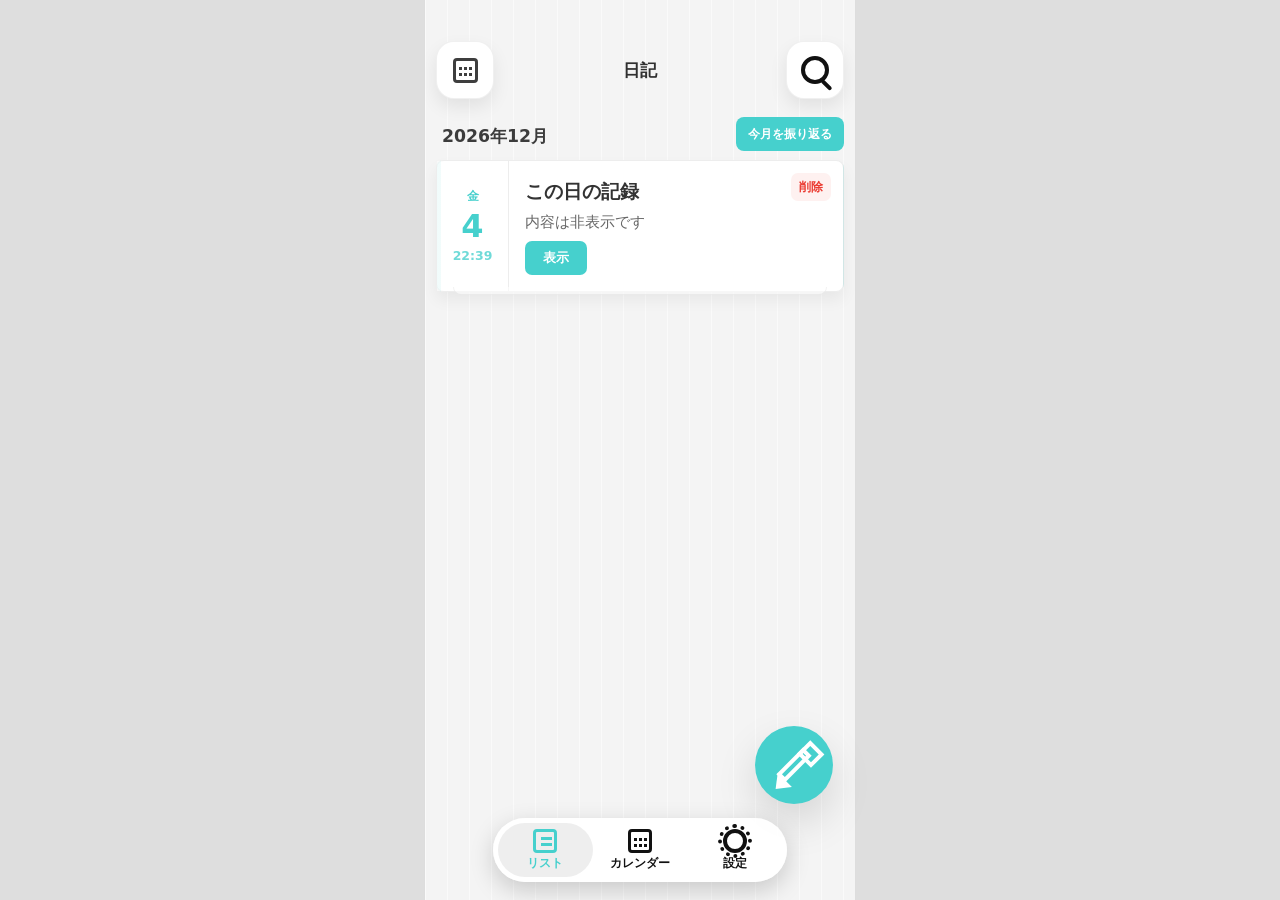
<file: index.html>
<!doctype html>
<html lang="ja">
  <head>
    <meta charset="UTF-8" />
    <meta name="viewport" content="width=device-width, initial-scale=1.0, viewport-fit=cover" />
    <meta name="theme-color" content="#f4f4f4" />
    <meta name="application-name" content="diary-app" />
    <meta name="apple-mobile-web-app-title" content="Diary" />
    <meta name="apple-mobile-web-app-capable" content="yes" />
    <meta name="apple-mobile-web-app-status-bar-style" content="default" />
    <meta name="mobile-web-app-capable" content="yes" />
    <meta name="description" content="日々の記録を端末内に保存できる日記アプリです。" />
    <title>diary-app</title>
    <link rel="manifest" href="./manifest.json" />
    <link rel="icon" href="./icon.svg" type="image/svg+xml" />
    <link rel="apple-touch-icon" href="./icon-192.png" />
    <link rel="stylesheet" href="./styles.css" />
  </head>
  <body>
    <main class="app-shell">
      <section id="listView" class="app-view is-active" aria-labelledby="listTitle">
        <header class="top-bar">
          <button id="jumpCalendarButton" class="round-button" type="button" title="カレンダー">
            <span class="calendar-icon" aria-hidden="true"></span>
          </button>
          <h1 id="listTitle">日記</h1>
          <button id="searchButton" class="round-button" type="button" title="検索">
            <span class="search-icon" aria-hidden="true"></span>
          </button>
        </header>

        <div id="searchPanel" class="search-panel" hidden>
          <input id="searchInput" type="search" placeholder="検索" aria-label="日記を検索" />
        </div>

        <section class="month-section" aria-label="日記リスト">
          <div class="month-section-header">
            <h2 id="listMonthLabel"></h2>
            <button id="listReviewButton" class="review-month-button" type="button">
              今月を振り返る
            </button>
          </div>
          <ul id="entryList" class="entry-list" aria-live="polite"></ul>
        </section>
      </section>

      <section id="calendarView" class="app-view" aria-labelledby="calendarTitle">
        <header class="calendar-header">
          <button id="prevMonthButton" class="flat-arrow" type="button" title="前の月">‹</button>
          <h1 id="calendarTitle"></h1>
          <button id="nextMonthButton" class="flat-arrow" type="button" title="次の月">›</button>
          <button id="todayButton" class="today-button" type="button">今日</button>
        </header>

        <section class="calendar-shell" aria-label="月間カレンダー">
          <div id="weekdayRow" class="weekday-row"></div>
          <div id="calendarGrid" class="calendar-grid"></div>
        </section>

        <section class="selected-day-section" aria-label="選択日の記録">
          <div class="month-section-header">
            <h2 id="selectedDateHeading"></h2>
            <button id="calendarReviewButton" class="review-month-button" type="button">
              今月を振り返る
            </button>
          </div>
          <ul id="calendarEntryList" class="entry-list compact" aria-live="polite"></ul>
        </section>
      </section>

      <section id="settingsView" class="app-view" aria-labelledby="settingsTitle">
        <header class="settings-header">
          <h1 id="settingsTitle">設定</h1>
        </header>

        <div class="settings-stack">
          <p class="settings-section-label">アプリ</p>
          <div class="settings-card single">
            <button id="checkUpdateButton" class="settings-row" type="button">
              <span class="settings-symbol update-symbol" aria-hidden="true"></span>
              <span>アプリを更新</span>
              <span id="updateStatusLabel" class="setting-value">確認</span>
              <span class="chevron">›</span>
            </button>
          </div>

          <div class="settings-card single">
            <button class="settings-row" type="button">
              <span class="settings-symbol cloud" aria-hidden="true"></span>
              <span>iCloudバックアップ</span>
              <span class="lock-icon" aria-hidden="true"></span>
              <span class="chevron">›</span>
            </button>
          </div>

          <p class="settings-section-label">見た目</p>
          <div class="settings-card">
            <label id="themeColorRow" class="settings-row native-select-row">
              <span class="settings-symbol palette" aria-hidden="true"></span>
              <span>テーマカラー</span>
              <span id="themeColorLabel" class="setting-value">ミント</span>
              <select id="themeColorSetting" aria-label="テーマカラー">
                <option value="mint">ミント</option>
                <option value="sakura">さくら</option>
                <option value="sky">空</option>
                <option value="lemon">レモン</option>
                <option value="lavender">ラベンダー</option>
                <option value="mono">モノクロ</option>
              </select>
              <span class="chevron">›</span>
            </label>
            <div id="themeColorOptions" class="setting-options color-options" aria-label="テーマカラー" hidden>
              <button class="color-choice" type="button" data-theme="mint">
                <span class="color-dot mint-dot" aria-hidden="true"></span>
                <span>ミント</span>
              </button>
              <button class="color-choice" type="button" data-theme="sakura">
                <span class="color-dot sakura-dot" aria-hidden="true"></span>
                <span>さくら</span>
              </button>
              <button class="color-choice" type="button" data-theme="sky">
                <span class="color-dot sky-dot" aria-hidden="true"></span>
                <span>空</span>
              </button>
              <button class="color-choice" type="button" data-theme="lemon">
                <span class="color-dot lemon-dot" aria-hidden="true"></span>
                <span>レモン</span>
              </button>
              <button class="color-choice" type="button" data-theme="lavender">
                <span class="color-dot lavender-dot" aria-hidden="true"></span>
                <span>ラベンダー</span>
              </button>
              <button class="color-choice" type="button" data-theme="mono">
                <span class="color-dot mono-dot" aria-hidden="true"></span>
                <span>モノクロ</span>
              </button>
            </div>
            <button class="settings-row" type="button">
              <span class="settings-symbol squares" aria-hidden="true"></span>
              <span>アプリアイコン</span>
              <span class="chevron">›</span>
            </button>
            <button id="textSettingRow" class="settings-row expandable-row" type="button" data-setting-panel="text" aria-expanded="false">
              <span class="settings-symbol letters" aria-hidden="true">AA</span>
              <span>文字設定</span>
              <span id="textSettingLabel" class="setting-value">標準</span>
              <span class="chevron">›</span>
            </button>
            <div id="textSettingOptions" class="setting-options text-options" aria-label="文字設定" hidden>
              <div class="option-group">
                <p>文字サイズ</p>
                <div class="segmented-options">
                  <button type="button" data-text-size="small">小さめ</button>
                  <button type="button" data-text-size="normal">標準</button>
                  <button type="button" data-text-size="large">大きめ</button>
                  <button type="button" data-text-size="xlarge">特大</button>
                </div>
              </div>
              <div class="option-group">
                <p>行間</p>
                <div class="segmented-options">
                  <button type="button" data-line-height="compact">せまい</button>
                  <button type="button" data-line-height="normal">標準</button>
                  <button type="button" data-line-height="relaxed">広め</button>
                </div>
              </div>
              <div class="text-preview-box">
                <strong>プレビュー</strong>
                <span>今日のことを、少しずつ書き残していく。</span>
              </div>
            </div>
            <label id="fontStyleRow" class="settings-row native-select-row">
              <span class="settings-symbol letters small" aria-hidden="true">Aa</span>
              <span>フォントスタイル</span>
              <span id="fontStyleLabel" class="setting-value">標準</span>
              <select id="fontStyleSetting" aria-label="フォントスタイル">
                <option value="system">標準</option>
                <option value="serif">明朝</option>
                <option value="rounded">丸ゴシック</option>
                <option value="handwriting">手書き風</option>
              </select>
              <span class="chevron">›</span>
            </label>
            <div id="fontStyleOptions" class="setting-options font-options" aria-label="フォントスタイル" hidden>
              <button class="font-choice" type="button" data-font="system">
                <span class="font-sample system-font">Aa</span>
                <span>標準</span>
              </button>
              <button class="font-choice" type="button" data-font="serif">
                <span class="font-sample serif-font">Aa</span>
                <span>明朝</span>
              </button>
              <button class="font-choice" type="button" data-font="rounded">
                <span class="font-sample rounded-font">Aa</span>
                <span>丸ゴシック</span>
              </button>
              <button class="font-choice" type="button" data-font="handwriting">
                <span class="font-sample handwriting-font">Aa</span>
                <span>手書き風</span>
              </button>
            </div>
          </div>

          <p class="settings-section-label">日記の表示</p>
          <div class="settings-card">
            <label class="settings-row">
              <span class="settings-symbol list-lines" aria-hidden="true"></span>
              <span>リストの表示行数</span>
              <select id="listRowsSetting">
                <option value="2">2</option>
                <option value="3">3</option>
                <option value="4" selected>4</option>
              </select>
            </label>
            <label class="settings-row">
              <span class="settings-symbol mini-calendar" aria-hidden="true"></span>
              <span>カレンダーの開始曜日</span>
              <select id="weekStartSetting">
                <option value="0" selected>日曜</option>
                <option value="1">月曜</option>
              </select>
            </label>
            <label class="settings-row">
              <span class="settings-symbol mode-symbol" aria-hidden="true">•••</span>
              <span>書き始めモード</span>
              <select id="defaultModeSetting">
                <option value="normal" selected>通常</option>
                <option value="memory">思い出</option>
                <option value="book">book</option>
              </select>
            </label>
            <label class="settings-row">
              <span class="settings-symbol alarm" aria-hidden="true"></span>
              <span>リマインダーの通知</span>
              <input id="reminderSetting" class="switch-input" type="checkbox" />
              <span class="switch-ui" aria-hidden="true"></span>
            </label>
            <label class="settings-row">
              <span class="settings-symbol lock" aria-hidden="true"></span>
              <span>パスコードロック</span>
              <input id="passcodeSetting" class="switch-input" type="checkbox" checked />
              <span class="switch-ui" aria-hidden="true"></span>
            </label>
          </div>

          <p class="settings-section-label">写真の安全</p>
          <div class="settings-card">
            <label class="settings-row">
              <span class="settings-symbol photo-safe" aria-hidden="true"></span>
              <span>振り返りで写真を使う</span>
              <input id="photoReviewSetting" class="switch-input" type="checkbox" checked />
              <span class="switch-ui" aria-hidden="true"></span>
            </label>
            <button id="photoNoticeButton" class="settings-row" type="button">
              <span class="settings-symbol help" aria-hidden="true">?</span>
              <span>顔写真の注意を再表示</span>
              <span class="chevron">›</span>
            </button>
            <button id="photoAuditRow" class="settings-row expandable-row" type="button" data-setting-panel="photos" aria-expanded="false">
              <span class="settings-symbol image-symbol" aria-hidden="true"></span>
              <span>写真つき日記を確認</span>
              <span id="photoAuditCount" class="setting-value">0件</span>
              <span class="chevron">›</span>
            </button>
            <div id="photoAuditOptions" class="setting-options photo-audit-options" aria-label="写真つき日記" hidden>
              <p class="photo-safety-note">
                写真は端末内に保存され、AIや外部サービスには送信しません。
              </p>
              <div id="photoAuditList" class="photo-audit-list"></div>
            </div>
          </div>

          <p class="settings-section-label">ヘルプ</p>
          <div class="settings-card">
            <button class="settings-row" type="button">
              <span class="settings-symbol help" aria-hidden="true">?</span>
              <span>ヘルプ／よくある質問</span>
              <span class="chevron">›</span>
            </button>
            <button class="settings-row" type="button">
              <span class="settings-symbol info" aria-hidden="true">i</span>
              <span>アプリについて</span>
              <span class="chevron">›</span>
            </button>
          </div>

          <p class="settings-section-label">アプリ</p>
          <div class="settings-card">
            <button class="settings-row" type="button">
              <span class="settings-symbol book" aria-hidden="true">A</span>
              <span>利用言語</span>
              <span class="chevron">›</span>
            </button>
            <button class="settings-row" type="button">
              <span class="settings-symbol export" aria-hidden="true">A</span>
              <span>日記データの出力（PC閲覧用）</span>
              <span class="lock-icon" aria-hidden="true"></span>
              <span class="chevron">›</span>
            </button>
          </div>

          <p class="settings-section-label danger-label">データ削除</p>
          <div class="settings-card danger-group">
            <button id="deleteMonthButton" class="settings-row danger-text" type="button">
              <span class="settings-symbol trash" aria-hidden="true"></span>
              <span>一部データの削除</span>
              <span class="chevron">›</span>
            </button>
            <button id="deleteAllButton" class="settings-row danger-text" type="button">
              <span class="settings-symbol trash" aria-hidden="true"></span>
              <span>全データの削除</span>
              <span class="chevron">›</span>
            </button>
          </div>
        </div>
      </section>

      <button id="composeButton" class="compose-button" type="button" title="日記を書く">
        <span class="pencil-icon" aria-hidden="true"></span>
      </button>

      <nav class="tab-bar" aria-label="画面切り替え">
        <button class="tab-button is-active" type="button" data-view="list">
          <span class="tab-icon list-tab" aria-hidden="true"></span>
          <span>リスト</span>
        </button>
        <button class="tab-button" type="button" data-view="calendar">
          <span class="tab-icon calendar-tab" aria-hidden="true"></span>
          <span>カレンダー</span>
        </button>
        <button class="tab-button" type="button" data-view="settings">
          <span class="tab-icon settings-tab" aria-hidden="true"></span>
          <span>設定</span>
        </button>
      </nav>

      <dialog id="editorDialog" class="editor-dialog" aria-labelledby="editorTitle">
        <form id="diaryForm" class="diary-form" method="dialog">
          <header class="write-header">
            <button id="closeEditorButton" class="write-circle-button" type="button" title="戻る">
              <span class="back-icon" aria-hidden="true"></span>
            </button>
            <div class="write-date-pill">
              <h2 id="editorTitle"></h2>
              <p id="editorTimeLabel"></p>
            </div>
            <button id="modeMenuButton" class="write-circle-button menu-button" type="button" title="モード切り替え" aria-expanded="false">
              <span aria-hidden="true">•••</span>
            </button>
            <button id="saveEditorButton" class="write-circle-button save-circle-button" type="submit" title="保存">
              <span class="check-icon" aria-hidden="true"></span>
            </button>
          </header>
          <div id="modeMenu" class="mode-menu" hidden>
            <button type="button" data-mode="normal">通常</button>
            <button type="button" data-mode="memory">思い出</button>
            <button type="button" data-mode="book">book</button>
          </div>

          <input id="entryDate" name="entryDate" type="date" required />
          <input
            id="entryTitle"
            class="visually-hidden"
            name="entryTitle"
            type="text"
            maxlength="60"
            tabindex="-1"
          />
          <textarea
            id="entryBody"
            class="mode-field"
            data-mode-field="normal"
            name="entryBody"
            rows="16"
            aria-label="日記本文"
          ></textarea>
          <section class="mode-field mode-panel" data-mode-field="memory" hidden>
            <label>
              <span>相手のセリフ</span>
              <textarea id="memoryQuote" class="compact-source-field" rows="3" placeholder="相手が言ったこと"></textarea>
            </label>
            <label>
              <span>自分がどう思っているか</span>
              <textarea id="memoryFeeling" rows="8" placeholder="その言葉を聞いて感じたこと、考えたこと"></textarea>
            </label>
          </section>
          <section class="mode-field mode-panel" data-mode-field="book" hidden>
            <label>
              <span>本の名前</span>
              <input id="bookTitle" type="text" placeholder="本のタイトル" />
            </label>
            <label>
              <span>印象的だった内容</span>
              <textarea id="bookHighlight" class="compact-source-field" rows="3" placeholder="心に残った一文や場面"></textarea>
            </label>
            <label>
              <span>自分の感想</span>
              <textarea id="bookThought" rows="7" placeholder="読んで感じたこと、考えたこと"></textarea>
            </label>
          </section>
          <input id="photoInput" class="visually-hidden" type="file" accept="image/*" multiple />
          <div id="photoPreviewList" class="photo-preview-list" aria-label="挿入した写真"></div>
          <button id="addPhotoTileButton" class="photo-add-tile" type="button">
            <span class="image-icon" aria-hidden="true"></span>
            <span>写真を追加</span>
          </button>
          <div class="write-toolbox" aria-label="入力ツール">
            <button id="addPhotoButton" type="button" title="画像を追加">
              <span class="image-icon" aria-hidden="true"></span>
            </button>
            <button id="takePhotoButton" type="button" title="写真を撮る">
              <span class="camera-icon" aria-hidden="true"></span>
            </button>
            <button type="button" title="元に戻す" disabled>
              <span class="undo-icon" aria-hidden="true"></span>
            </button>
            <button type="button" title="やり直す" disabled>
              <span class="redo-icon" aria-hidden="true"></span>
            </button>
          </div>
          <button id="deleteEntryButton" class="delete-entry-button" type="button" hidden>
            この日記を削除
          </button>
        </form>
      </dialog>

      <dialog id="reviewDialog" class="review-dialog" aria-labelledby="reviewTitle">
        <section class="review-shell">
          <header class="review-header">
            <button id="closeReviewButton" class="review-close-button" type="button" title="閉じる">
              ×
            </button>
            <div>
              <p>monthly review</p>
              <h2 id="reviewTitle"></h2>
            </div>
          </header>

          <div id="reviewEmptyState" class="review-empty-state" hidden>
            この月の日記はありません。
          </div>

          <article id="reviewSlide" class="review-slide" hidden>
            <div id="reviewPhotoFrame" class="review-photo-frame" hidden>
              <img id="reviewPhoto" alt="振り返り写真" />
            </div>
            <div class="review-slide-text">
              <p id="reviewDate" class="review-date"></p>
              <h3 id="reviewSlideTitle"></h3>
              <p id="reviewSlideBody"></p>
            </div>
          </article>

          <footer class="review-controls">
            <div class="review-progress-track" aria-hidden="true">
              <div id="reviewProgressBar" class="review-progress-bar"></div>
            </div>
            <div class="review-control-row">
              <button id="prevReviewButton" type="button">前へ</button>
              <button id="playReviewButton" class="review-play-button" type="button">再生</button>
              <button id="nextReviewButton" type="button">次へ</button>
            </div>
            <p id="reviewCounter" class="review-counter"></p>
          </footer>
        </section>
      </dialog>

      <section id="updateNotice" class="update-notice" aria-live="polite" hidden>
        <div>
          <strong>新しい版があります</strong>
          <span>更新すると最新の画面に切り替わります。</span>
        </div>
        <button id="reloadUpdateButton" type="button">更新</button>
        <button id="dismissUpdateButton" class="update-dismiss-button" type="button" title="閉じる">×</button>
      </section>
    </main>

    <script src="./app.js" defer></script>
  </body>
</html>
</file>
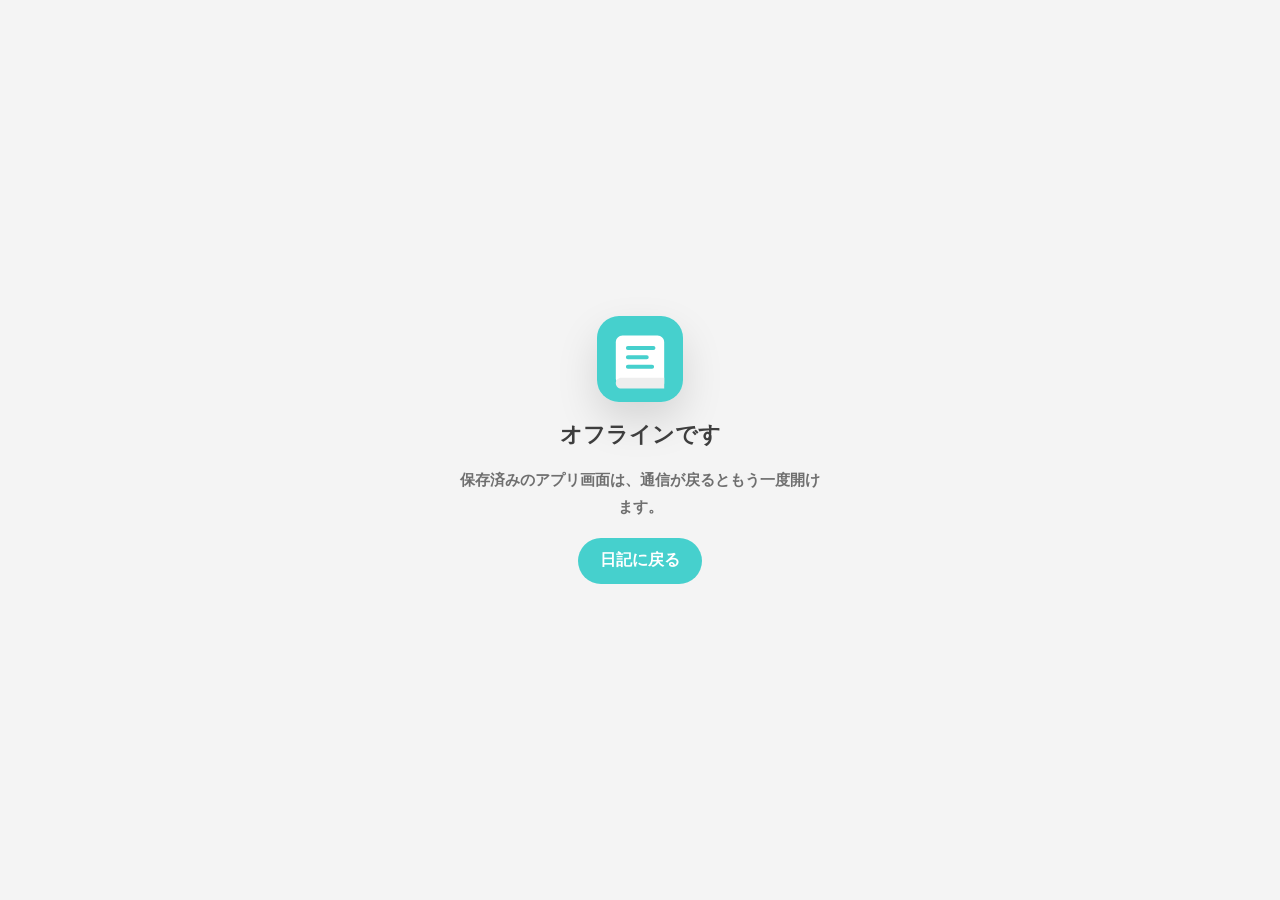
<file: offline.html>
<!doctype html>
<html lang="ja">
  <head>
    <meta charset="UTF-8" />
    <meta name="viewport" content="width=device-width, initial-scale=1.0, viewport-fit=cover" />
    <meta name="theme-color" content="#f4f4f4" />
    <title>オフライン - diary-app</title>
    <link rel="icon" href="./icon.svg" type="image/svg+xml" />
    <style>
      :root {
        color-scheme: light;
        --accent: #46d0cd;
        --bg: #f4f4f4;
        --text: #3e3e3e;
      }

      * {
        box-sizing: border-box;
      }

      body {
        display: grid;
        min-height: 100vh;
        margin: 0;
        place-items: center;
        background: var(--bg);
        color: var(--text);
        font-family: system-ui, -apple-system, BlinkMacSystemFont, "Segoe UI", sans-serif;
        padding: 24px;
      }

      main {
        display: grid;
        width: min(100%, 360px);
        justify-items: center;
        gap: 18px;
        text-align: center;
      }

      img {
        width: 86px;
        height: 86px;
        border-radius: 22px;
        box-shadow: 0 18px 42px rgba(0, 0, 0, 0.13);
      }

      h1 {
        margin: 0;
        font-size: 1.35rem;
      }

      p {
        margin: 0;
        color: #6f6f6f;
        font-size: 0.96rem;
        font-weight: 700;
        line-height: 1.7;
      }

      a {
        display: inline-grid;
        min-height: 46px;
        place-items: center;
        border-radius: 999px;
        background: var(--accent);
        color: #ffffff;
        font-weight: 900;
        padding: 0 22px;
        text-decoration: none;
      }
    </style>
  </head>
  <body>
    <main>
      <img src="./icon.svg" alt="" />
      <h1>オフラインです</h1>
      <p>保存済みのアプリ画面は、通信が戻るともう一度開けます。</p>
      <a href="./index.html">日記に戻る</a>
    </main>
  </body>
</html>
</file>
<file: styles.css>
:root {
  color-scheme: light;
  --bg: #f4f4f4;
  --surface: #ffffff;
  --soft: #f7f7f7;
  --card: #f4f4f4;
  --text: #3e3e3e;
  --muted: #a6a6a6;
  --line: #e0e0e0;
  --accent: #46d0cd;
  --danger: #eb3b31;
  --sunday: #e95773;
  --saturday: #2495d0;
  --shadow: 0 18px 42px rgba(0, 0, 0, 0.13);
  --tab-shadow: 0 8px 24px rgba(0, 0, 0, 0.18);
  --entry-text-size: 0.93rem;
  --editor-text-size: 1.38rem;
  --entry-line-height: 1.45;
  --editor-line-height: 1.75;
  --app-font:
    system-ui,
    -apple-system,
    BlinkMacSystemFont,
    "Segoe UI",
    sans-serif;
}

* {
  box-sizing: border-box;
}

[hidden] {
  display: none !important;
}

.visually-hidden {
  position: absolute !important;
  width: 1px !important;
  height: 1px !important;
  overflow: hidden !important;
  clip: rect(0 0 0 0) !important;
  white-space: nowrap !important;
}

html {
  background: var(--bg);
}

body {
  margin: 0;
  min-height: 100vh;
  background: var(--bg);
  color: var(--text);
  font-family: var(--app-font);
}

body[data-theme="sakura"] {
  --bg: #f8f1f4;
  --card: #f7eff2;
  --accent: #ef8ca7;
  --sunday: #e85c7a;
  --saturday: #5b9fd7;
}

body[data-theme="sky"] {
  --bg: #eef6fb;
  --card: #edf6fb;
  --accent: #4fa7df;
  --sunday: #e95773;
  --saturday: #2482c2;
}

body[data-theme="lemon"] {
  --bg: #faf7e8;
  --card: #f8f3d8;
  --accent: #d9aa2c;
  --sunday: #e65b5b;
  --saturday: #328fbd;
}

body[data-theme="lavender"] {
  --bg: #f3f0fa;
  --card: #f0ecf9;
  --accent: #9b86dc;
  --sunday: #df6685;
  --saturday: #557fc9;
}

body[data-theme="mono"] {
  --bg: #f3f3f3;
  --card: #eeeeee;
  --accent: #555555;
  --sunday: #777777;
  --saturday: #777777;
}

body[data-font="serif"] {
  --app-font: "Yu Mincho", "Hiragino Mincho ProN", "Times New Roman", serif;
}

body[data-font="rounded"] {
  --app-font:
    "Yu Gothic UI",
    "Yu Gothic",
    "Hiragino Maru Gothic ProN",
    "Meiryo",
    sans-serif;
}

body[data-font="handwriting"] {
  --app-font: "Comic Sans MS", "Yu Gothic", "Hiragino Sans", cursive;
}

body[data-text-size="small"] {
  --entry-text-size: 0.84rem;
  --editor-text-size: 1.12rem;
}

body[data-text-size="large"] {
  --entry-text-size: 1.04rem;
  --editor-text-size: 1.56rem;
}

body[data-text-size="xlarge"] {
  --entry-text-size: 1.14rem;
  --editor-text-size: 1.76rem;
}

body[data-line-height="compact"] {
  --entry-line-height: 1.28;
  --editor-line-height: 1.48;
}

body[data-line-height="relaxed"] {
  --entry-line-height: 1.68;
  --editor-line-height: 2;
}

button,
input,
select,
textarea {
  font: inherit;
}

button {
  border: 0;
  background: transparent;
  color: inherit;
  cursor: pointer;
}

button,
input,
select,
textarea {
  -webkit-tap-highlight-color: transparent;
}

.app-shell {
  position: relative;
  width: min(100%, 430px);
  min-height: 100vh;
  margin: 0 auto;
  overflow-x: hidden;
  background: var(--bg);
  padding:
    max(32px, env(safe-area-inset-top)) 11px
    calc(104px + env(safe-area-inset-bottom));
}

.app-view {
  display: none;
}

.app-view.is-active {
  display: block;
}

.top-bar,
.calendar-header,
.settings-header {
  display: grid;
  align-items: center;
  min-height: 82px;
}

.top-bar {
  grid-template-columns: 72px 1fr 72px;
}

.top-bar h1,
.settings-header h1 {
  justify-self: center;
  font-size: 1.18rem;
  font-weight: 800;
}

.round-button {
  display: grid;
  width: 58px;
  height: 58px;
  place-items: center;
  border-radius: 50%;
  background: var(--surface);
  box-shadow: var(--shadow);
}

.round-button:last-child {
  justify-self: end;
}

.calendar-icon,
.search-icon,
.pencil-icon,
.tab-icon,
.settings-symbol,
.lock-icon {
  display: inline-block;
  position: relative;
  flex: 0 0 auto;
}

.calendar-icon,
.calendar-tab,
.mini-calendar {
  width: 25px;
  height: 25px;
  border: 3px solid currentColor;
  border-radius: 4px;
}

.calendar-icon::before,
.calendar-tab::before,
.mini-calendar::before {
  position: absolute;
  top: 6px;
  left: 3px;
  width: 13px;
  height: 3px;
  border-top: 3px dotted currentColor;
  border-bottom: 3px dotted currentColor;
  content: "";
}

.search-icon {
  width: 28px;
  height: 28px;
  border: 4px solid #111111;
  border-radius: 50%;
}

.search-icon::after {
  position: absolute;
  right: -8px;
  bottom: -7px;
  width: 13px;
  height: 4px;
  border-radius: 999px;
  background: #111111;
  transform: rotate(45deg);
  content: "";
}

.search-panel {
  margin: 0 0 18px;
}

.search-panel input,
.diary-form input,
.diary-form textarea {
  width: 100%;
  border: 1px solid var(--line);
  border-radius: 12px;
  background: var(--surface);
  color: var(--text);
  outline: none;
  padding: 13px 15px;
}

.search-panel input:focus,
.diary-form input:focus,
.diary-form textarea:focus {
  border-color: var(--accent);
  box-shadow: 0 0 0 3px rgba(70, 208, 205, 0.2);
}

.month-section h2,
.selected-day-section h2 {
  margin: 14px 10px;
  font-size: 1.22rem;
  font-weight: 900;
}

.month-section-header {
  display: flex;
  align-items: center;
  justify-content: space-between;
  gap: 10px;
}

.month-section-header h2 {
  min-width: 0;
}

.review-month-button {
  min-height: 38px;
  flex: 0 0 auto;
  border-radius: 999px;
  background: var(--accent);
  color: #ffffff;
  font-size: 0.78rem;
  font-weight: 900;
  padding: 0 12px;
}

.entry-list {
  display: grid;
  gap: 12px;
  margin: 0;
  padding: 0;
  list-style: none;
}

.entry-item {
  display: block;
}

.entry-card {
  position: relative;
  width: 100%;
  min-height: 112px;
  border-radius: 4px;
  background: #eeeeee;
  overflow: hidden;
}

.entry-card-main {
  display: grid;
  grid-template-columns: 74px 1fr;
  width: 100%;
  min-height: inherit;
  background: transparent;
  text-align: left;
}

.entry-date-box {
  display: grid;
  align-content: center;
  justify-items: center;
  gap: 6px;
  color: var(--accent);
}

.entry-weekday {
  font-size: 0.78rem;
  font-weight: 900;
}

.entry-day {
  font-size: 2.1rem;
  font-weight: 900;
  line-height: 1;
}

.entry-time {
  font-size: 0.85rem;
  font-weight: 500;
}

.entry-body-box {
  display: grid;
  align-content: center;
  gap: 8px;
  padding: 15px 52px 15px 14px;
}

.entry-delete-quick-button {
  position: absolute;
  top: 10px;
  right: 10px;
  display: grid;
  min-width: 44px;
  height: 32px;
  place-items: center;
  border-radius: 999px;
  background: rgba(235, 59, 49, 0.09);
  color: var(--danger);
  font-size: 0.78rem;
  font-weight: 900;
  line-height: 1;
}

.entry-delete-quick-button:active {
  transform: scale(0.96);
}

.entry-title {
  margin: 0;
  color: #565656;
  font-size: 1.34rem;
  font-weight: 900;
  line-height: 1.25;
}

.entry-preview {
  display: -webkit-box;
  margin: 0;
  overflow: hidden;
  color: #757575;
  font-size: var(--entry-text-size);
  line-height: var(--entry-line-height);
  -webkit-box-orient: vertical;
  -webkit-line-clamp: var(--list-lines, 4);
}

.entry-preview.is-revealed {
  display: block;
  white-space: pre-line;
  -webkit-line-clamp: unset;
}

.entry-card-actions {
  display: flex;
  flex-wrap: wrap;
  gap: 8px;
  align-items: center;
}

.entry-reveal-button {
  justify-self: start;
  min-height: 34px;
  border-radius: 999px;
  background: var(--accent);
  color: #ffffff;
  font-size: 0.82rem;
  font-weight: 900;
  padding: 0 18px;
}

.entry-edit-button {
  min-height: 34px;
  border: 1px solid rgba(0, 0, 0, 0.12);
  border-radius: 999px;
  background: rgba(255, 255, 255, 0.82);
  color: #444444;
  font-size: 0.82rem;
  font-weight: 900;
  padding: 0 18px;
}

.entry-reveal-button:active {
  transform: scale(0.96);
}

.entry-edit-button:active {
  transform: scale(0.96);
}

.entry-photo-strip {
  display: flex;
  gap: 6px;
  overflow: hidden;
}

.entry-photo-strip img {
  width: 46px;
  height: 46px;
  border-radius: 8px;
  object-fit: cover;
}

.entry-photo-album {
  display: grid;
  gap: 10px;
  margin-top: 4px;
  padding: 10px;
  border: 1px solid rgba(70, 208, 205, 0.22);
  border-radius: 12px;
  background:
    linear-gradient(180deg, rgba(255, 255, 255, 0.86), rgba(255, 255, 255, 0.58)),
    linear-gradient(135deg, rgba(70, 208, 205, 0.1), rgba(255, 255, 255, 0));
}

.entry-photo-album-header {
  display: flex;
  align-items: center;
  justify-content: space-between;
  color: var(--accent);
  font-size: 0.72rem;
  font-weight: 900;
  letter-spacing: 0.08em;
  text-transform: uppercase;
}

.entry-photo-album-header span:last-child {
  color: #8f8f8f;
  font-size: 0.7rem;
  letter-spacing: 0;
}

.entry-photo-album-grid {
  display: grid;
  grid-template-columns: repeat(4, minmax(0, 1fr));
  gap: 7px;
}

.entry-photo-frame {
  position: relative;
  aspect-ratio: 1;
  margin: 0;
  overflow: hidden;
  border: 3px solid rgba(255, 255, 255, 0.92);
  border-radius: 9px;
  background: #eeeeee;
  box-shadow: 0 5px 14px rgba(0, 0, 0, 0.08);
}

.entry-photo-frame img {
  display: block;
  width: 100%;
  height: 100%;
  object-fit: cover;
}

.entry-photo-frame figcaption {
  position: absolute;
  inset: 0;
  display: grid;
  place-items: center;
  background: rgba(0, 0, 0, 0.38);
  color: #ffffff;
  font-size: 1rem;
  font-weight: 900;
}

.entry-photo-album--memory {
  border-color: rgba(70, 208, 205, 0.34);
  background:
    linear-gradient(180deg, rgba(255, 255, 255, 0.92), rgba(250, 255, 254, 0.7)),
    repeating-linear-gradient(0deg, rgba(70, 208, 205, 0.08) 0 1px, transparent 1px 24px);
}

.entry-photo-album--memory .entry-photo-album-header::before {
  width: 28px;
  height: 2px;
  margin-right: 8px;
  background: var(--accent);
  content: "";
}

.entry-photo-album--memory .entry-photo-album-header {
  justify-content: flex-start;
  gap: 8px;
}

.entry-photo-album--memory .entry-photo-album-header span:last-child {
  margin-left: auto;
}

.entry-photo-album--memory .entry-photo-album-grid {
  grid-template-columns: 1.25fr 1fr 1fr;
  grid-auto-rows: minmax(62px, auto);
}

.entry-photo-album--memory .entry-photo-frame.is-featured {
  grid-row: span 2;
  aspect-ratio: auto;
  min-height: 132px;
  transform: rotate(-1deg);
}

.entry-photo-album--memory .entry-photo-frame:not(.is-featured):nth-child(odd) {
  transform: rotate(1deg);
}

.empty-state {
  margin: 24px 10px;
  color: var(--muted);
  font-weight: 700;
}

.calendar-header {
  grid-template-columns: 44px 1fr 44px 72px;
  gap: 6px;
}

.calendar-header h1 {
  min-height: 46px;
  align-content: center;
  justify-self: center;
  border-radius: 10px;
  background: #f0f0f0;
  font-size: 1.17rem;
  font-weight: 900;
  padding: 0 42px;
}

.flat-arrow {
  color: #777777;
  font-size: 2.4rem;
  line-height: 1;
}

.today-button {
  width: 58px;
  height: 58px;
  border-radius: 50%;
  background: var(--surface);
  box-shadow: var(--shadow);
  font-size: 1.1rem;
  font-weight: 800;
}

.calendar-shell {
  margin: 0 -11px;
  border-top: 1px solid var(--line);
  border-bottom: 1px solid var(--line);
  background: var(--surface);
}

.weekday-row,
.calendar-grid {
  display: grid;
  grid-template-columns: repeat(7, 1fr);
}

.weekday-row span {
  display: grid;
  min-height: 21px;
  place-items: center;
  border-right: 1px solid var(--surface);
  background: #dedede;
  color: #555555;
  font-size: 0.82rem;
  font-weight: 700;
}

.weekday-row span:first-child {
  color: var(--sunday);
}

.weekday-row span:last-child {
  color: var(--saturday);
}

.calendar-day {
  position: relative;
  display: grid;
  min-height: 62px;
  place-items: center;
  border-right: 1px solid var(--line);
  border-bottom: 1px solid var(--line);
  color: #595959;
  font-size: 1.2rem;
  background: var(--surface);
}

.calendar-day:nth-child(7n + 1) {
  color: var(--sunday);
}

.calendar-day:nth-child(7n) {
  color: var(--saturday);
}

.calendar-day.is-outside {
  background: #f8f8f8;
  color: #555555;
}

.calendar-day.is-selected {
  outline: 2px solid rgba(70, 208, 205, 0.45);
  outline-offset: -2px;
}

.calendar-day.is-selected span {
  display: grid;
  width: 36px;
  height: 36px;
  place-items: center;
  border-radius: 50%;
  background: var(--accent);
  color: #ffffff;
  font-weight: 900;
}

.calendar-day.has-entry::after {
  position: absolute;
  right: 7px;
  bottom: 6px;
  width: 6px;
  height: 6px;
  border-radius: 50%;
  background: var(--accent);
  content: "";
}

.selected-day-section {
  padding-top: 2px;
}

.entry-list.compact .entry-card {
  min-height: 110px;
  margin: 0 0 0;
}

.settings-header {
  justify-content: center;
}

.settings-stack {
  display: grid;
  gap: 38px;
  padding: 66px 6px 12px;
}

.settings-card {
  overflow: hidden;
  border-radius: 28px;
  background: var(--surface);
}

.settings-card.single {
  border-radius: 44px;
}

.settings-row {
  display: grid;
  grid-template-columns: 48px 1fr auto auto;
  align-items: center;
  width: 100%;
  min-height: 58px;
  column-gap: 12px;
  border-bottom: 1px solid var(--line);
  padding: 0 17px;
  color: #303030;
  font-size: 1.1rem;
  font-weight: 500;
  text-align: left;
}

.settings-card .settings-row:last-child {
  border-bottom: 0;
}

.settings-symbol {
  justify-self: center;
  color: var(--accent);
  font-size: 1.34rem;
  font-weight: 800;
}

.photo-safe,
.image-symbol,
.update-symbol {
  width: 26px;
  height: 22px;
  border: 3px solid currentColor;
  border-radius: 5px;
}

.photo-safe::before,
.image-symbol::before {
  position: absolute;
  right: 4px;
  bottom: 4px;
  width: 9px;
  height: 9px;
  border-radius: 50%;
  background: currentColor;
  content: "";
}

.update-symbol {
  width: 26px;
  height: 26px;
  border-radius: 50%;
  border-right-color: transparent;
}

.update-symbol::after {
  position: absolute;
  top: -3px;
  right: -2px;
  width: 8px;
  height: 8px;
  border-top: 3px solid currentColor;
  border-right: 3px solid currentColor;
  transform: rotate(25deg);
  content: "";
}

.photo-safe::after {
  position: absolute;
  left: 4px;
  bottom: -3px;
  width: 14px;
  height: 14px;
  border-right: 3px solid currentColor;
  border-bottom: 3px solid currentColor;
  transform: rotate(45deg);
  content: "";
}

.chevron {
  color: #b4b4b4;
  font-size: 2.4rem;
  line-height: 1;
}

.lock-icon {
  width: 17px;
  height: 17px;
  border: 3px solid var(--accent);
  border-radius: 3px;
}

.lock-icon::before {
  position: absolute;
  top: -15px;
  left: 2px;
  width: 13px;
  height: 14px;
  border: 3px solid var(--accent);
  border-bottom: 0;
  border-radius: 10px 10px 0 0;
  content: "";
}

.cloud {
  width: 28px;
  height: 17px;
  border: 3px solid var(--accent);
  border-radius: 18px;
}

.cloud::before,
.cloud::after {
  position: absolute;
  background: var(--surface);
  content: "";
}

.cloud::before {
  top: -10px;
  left: 3px;
  width: 16px;
  height: 16px;
  border: 3px solid var(--accent);
  border-radius: 50%;
}

.cloud::after {
  top: -3px;
  left: 1px;
  width: 25px;
  height: 10px;
}

.palette,
.alarm,
.help,
.info {
  display: grid;
  width: 24px;
  height: 24px;
  place-items: center;
  border: 3px solid var(--accent);
  border-radius: 50%;
}

.squares {
  width: 25px;
  height: 25px;
  border: 3px solid var(--accent);
  border-radius: 5px;
}

.squares::after {
  position: absolute;
  top: 8px;
  left: 8px;
  width: 20px;
  height: 20px;
  border: 3px solid var(--accent);
  border-radius: 5px;
  content: "";
}

.list-lines {
  width: 28px;
  height: 22px;
  border-top: 3px solid var(--accent);
  border-bottom: 3px solid var(--accent);
}

.list-lines::after {
  position: absolute;
  top: 7px;
  width: 28px;
  height: 3px;
  background: var(--accent);
  content: "";
}

.lock {
  width: 24px;
  height: 20px;
  border: 3px solid var(--accent);
  border-radius: 4px;
}

.lock::before {
  position: absolute;
  top: -16px;
  left: 2px;
  width: 14px;
  height: 15px;
  border: 3px solid var(--accent);
  border-bottom: 0;
  border-radius: 10px 10px 0 0;
  content: "";
}

.book,
.export {
  display: grid;
  width: 24px;
  height: 30px;
  place-items: center;
  border: 3px solid var(--accent);
  border-radius: 3px;
  font-size: 0.9rem;
}

.trash {
  width: 27px;
  height: 21px;
  border: 3px solid var(--accent);
  border-top: 0;
  border-radius: 0 0 4px 4px;
}

.trash::before {
  position: absolute;
  top: -8px;
  left: -2px;
  width: 27px;
  height: 5px;
  border: 3px solid var(--accent);
  border-radius: 3px;
  content: "";
}

.settings-row select {
  border: 0;
  background: transparent;
  color: #a9a9a9;
  font-size: 1.1rem;
  outline: 0;
  text-align: right;
}

.native-select-row {
  position: relative;
}

.native-select-row select {
  position: absolute;
  inset: 0;
  width: 100%;
  height: 100%;
  opacity: 0;
  cursor: pointer;
}

.mode-symbol {
  letter-spacing: 2px;
}

.setting-value {
  color: #a9a9a9;
  font-size: 0.96rem;
  font-weight: 700;
  white-space: nowrap;
}

.expandable-row .chevron {
  font-size: 1.8rem;
}

.setting-options {
  display: grid;
  gap: 10px;
  border-bottom: 1px solid var(--line);
  padding: 12px 17px 16px 77px;
}

.setting-options[hidden] {
  display: none !important;
}

.color-options {
  grid-template-columns: repeat(3, minmax(0, 1fr));
}

.font-options {
  grid-template-columns: repeat(2, minmax(0, 1fr));
}

.text-options {
  gap: 16px;
}

.color-choice,
.font-choice {
  display: grid;
  min-height: 70px;
  align-content: center;
  justify-items: center;
  gap: 7px;
  border: 2px solid transparent;
  border-radius: 16px;
  background: #f6f6f6;
  color: #444444;
  font-size: 0.82rem;
  font-weight: 800;
  padding: 8px 6px;
}

.color-choice.is-selected,
.font-choice.is-selected {
  border-color: var(--accent);
  background: rgba(70, 208, 205, 0.12);
  color: var(--accent);
}

.color-dot {
  width: 30px;
  height: 30px;
  border: 3px solid rgba(255, 255, 255, 0.82);
  border-radius: 50%;
  box-shadow: 0 0 0 1px rgba(0, 0, 0, 0.08);
}

.mint-dot {
  background: #46d0cd;
}

.sakura-dot {
  background: #ef8ca7;
}

.sky-dot {
  background: #4fa7df;
}

.lemon-dot {
  background: #d9aa2c;
}

.lavender-dot {
  background: #9b86dc;
}

.mono-dot {
  background: #555555;
}

.font-sample {
  color: currentColor;
  font-size: 1.45rem;
  font-weight: 900;
  line-height: 1;
}

.option-group {
  display: grid;
  gap: 8px;
}

.option-group p {
  margin: 0;
  color: #8f8f8f;
  font-size: 0.82rem;
  font-weight: 900;
}

.segmented-options {
  display: grid;
  grid-template-columns: repeat(4, minmax(0, 1fr));
  gap: 8px;
}

.option-group:nth-child(2) .segmented-options {
  grid-template-columns: repeat(3, minmax(0, 1fr));
}

.segmented-options button {
  min-height: 42px;
  border: 2px solid transparent;
  border-radius: 14px;
  background: #f6f6f6;
  color: #5b5b5b;
  font-size: 0.82rem;
  font-weight: 900;
  padding: 0 6px;
}

.segmented-options button.is-selected {
  border-color: var(--accent);
  background: rgba(70, 208, 205, 0.12);
  color: var(--accent);
}

.text-preview-box {
  display: grid;
  gap: 7px;
  border-radius: 16px;
  background: #f6f6f6;
  color: #444444;
  padding: 13px 14px;
}

.text-preview-box strong {
  color: var(--accent);
  font-size: 0.82rem;
}

.text-preview-box span {
  font-size: var(--entry-text-size);
  line-height: var(--entry-line-height);
}

.photo-safety-note {
  margin: 0;
  border-radius: 16px;
  background: #f6f6f6;
  color: #666666;
  font-size: 0.86rem;
  font-weight: 700;
  line-height: 1.55;
  padding: 13px 14px;
}

.photo-audit-list {
  display: grid;
  gap: 8px;
}

.photo-audit-empty {
  margin: 0;
  color: #8d8d8d;
  font-size: 0.9rem;
  font-weight: 700;
}

.photo-audit-item {
  display: grid;
  grid-template-columns: 1fr auto;
  gap: 4px 10px;
  align-items: center;
  border-radius: 16px;
  background: #f6f6f6;
  padding: 12px 14px;
  text-align: left;
}

.photo-audit-item span:first-child {
  grid-column: 1 / -1;
  color: var(--accent);
  font-size: 0.78rem;
  font-weight: 900;
}

.photo-audit-item strong {
  overflow: hidden;
  color: #444444;
  font-size: 0.98rem;
  text-overflow: ellipsis;
  white-space: nowrap;
}

.photo-audit-item span:last-child {
  color: #9a9a9a;
  font-size: 0.82rem;
  font-weight: 900;
}

.serif-font {
  font-family: "Yu Mincho", "Hiragino Mincho ProN", serif;
}

.rounded-font {
  font-family: "Yu Gothic UI", "Yu Gothic", "Meiryo", sans-serif;
}

.handwriting-font {
  font-family: "Comic Sans MS", "Yu Gothic", cursive;
}

.switch-input {
  position: absolute;
  opacity: 0;
  pointer-events: none;
}

.switch-ui {
  position: relative;
  width: 69px;
  height: 34px;
  border-radius: 999px;
  background: #c7c7c7;
}

.switch-ui::before {
  position: absolute;
  top: 3px;
  left: 3px;
  width: 28px;
  height: 28px;
  border-radius: 50%;
  background: #ffffff;
  transition: transform 150ms ease;
  content: "";
}

.switch-input:checked + .switch-ui {
  background: var(--accent);
}

.switch-input:checked + .switch-ui::before {
  transform: translateX(35px);
}

.danger-text {
  color: var(--danger);
}

.compose-button {
  position: fixed;
  right: max(22px, calc((100vw - 430px) / 2 + 22px));
  bottom: calc(96px + env(safe-area-inset-bottom));
  z-index: 4;
  display: grid;
  width: 78px;
  height: 78px;
  place-items: center;
  border-radius: 50%;
  background: var(--accent);
  box-shadow: var(--shadow);
}

.pencil-icon {
  width: 38px;
  height: 12px;
  border: 4px solid #ffffff;
  transform: rotate(-45deg);
}

.pencil-icon::before {
  position: absolute;
  right: -14px;
  top: -4px;
  width: 11px;
  height: 12px;
  border: 4px solid #ffffff;
  content: "";
}

.pencil-icon::after {
  position: absolute;
  left: -15px;
  top: -4px;
  width: 0;
  height: 0;
  border-top: 10px solid transparent;
  border-right: 13px solid #ffffff;
  border-bottom: 10px solid transparent;
  content: "";
}

.tab-bar {
  position: fixed;
  right: max(68px, calc((100vw - 430px) / 2 + 68px));
  bottom: calc(18px + env(safe-area-inset-bottom));
  left: max(68px, calc((100vw - 430px) / 2 + 68px));
  z-index: 5;
  display: grid;
  grid-template-columns: repeat(3, 1fr);
  min-height: 64px;
  border-radius: 999px;
  background: rgba(255, 255, 255, 0.94);
  box-shadow: var(--tab-shadow);
  padding: 5px;
}

.tab-button {
  display: grid;
  place-items: center;
  border-radius: 999px;
  color: #111111;
  font-size: 0.74rem;
  font-weight: 900;
  padding: 4px 6px;
}

.tab-button.is-active {
  background: #eeeeee;
  color: var(--accent);
}

.tab-icon {
  width: 24px;
  height: 24px;
  color: currentColor;
}

.list-tab {
  border: 3px solid currentColor;
  border-radius: 4px;
}

.list-tab::before {
  position: absolute;
  top: 5px;
  left: 5px;
  width: 11px;
  height: 3px;
  border-top: 3px solid currentColor;
  border-bottom: 3px solid currentColor;
  content: "";
}

.settings-tab {
  border: 4px solid currentColor;
  border-radius: 50%;
}

.settings-tab::before {
  position: absolute;
  inset: -9px;
  border: 4px dotted currentColor;
  border-radius: 50%;
  content: "";
}

.editor-dialog {
  width: min(100%, 430px);
  max-width: 430px;
  height: 100dvh;
  max-height: none;
  border: 0;
  border-radius: 0;
  background: var(--surface);
  color: var(--text);
  padding: 0;
  overflow: hidden;
}

.editor-dialog::backdrop {
  background: rgba(244, 244, 244, 0.95);
}

.diary-form {
  position: relative;
  display: grid;
  grid-template-rows: auto 1fr auto auto;
  min-height: 100dvh;
  background: var(--surface);
  padding: max(32px, env(safe-area-inset-top)) 16px calc(22px + env(safe-area-inset-bottom));
}

.write-header {
  display: grid;
  grid-template-columns: 58px minmax(0, 1fr) 58px 58px;
  gap: 12px;
  align-items: center;
  min-height: 70px;
}

.write-circle-button {
  display: grid;
  width: 58px;
  height: 58px;
  place-items: center;
  border-radius: 50%;
  background: #ffffff;
  box-shadow: var(--shadow);
}

.write-date-pill {
  display: grid;
  min-height: 58px;
  align-content: center;
  justify-items: center;
  border-radius: 28px;
  background: #ffffff;
  box-shadow: var(--shadow);
  padding: 0 16px;
}

.write-date-pill h2 {
  margin: 0;
  color: #111111;
  font-size: 1.24rem;
  font-weight: 900;
  line-height: 1.05;
}

.write-date-pill p {
  margin: 3px 0 0;
  color: #111111;
  font-size: 1rem;
  line-height: 1;
}

.back-icon {
  width: 22px;
  height: 22px;
  border-bottom: 5px solid #111111;
  border-left: 5px solid #111111;
  transform: rotate(45deg);
}

.menu-button {
  color: #a7a7a7;
  font-size: 1.6rem;
  letter-spacing: 2px;
}

.mode-menu {
  position: absolute;
  top: max(100px, calc(env(safe-area-inset-top) + 68px));
  right: 72px;
  z-index: 3;
  display: grid;
  gap: 6px;
  width: 140px;
  border-radius: 18px;
  background: rgba(255, 255, 255, 0.97);
  box-shadow: var(--shadow);
  padding: 8px;
}

.mode-menu button {
  min-height: 38px;
  border-radius: 12px;
  color: #444444;
  font-weight: 900;
  text-align: center;
}

.mode-menu button.is-selected {
  background: rgba(70, 208, 205, 0.13);
  color: var(--accent);
}

.save-circle-button {
  background: #e5e5e5;
  transition:
    background-color 160ms ease,
    transform 160ms ease;
}

.save-circle-button.is-ready {
  background: var(--accent);
}

.save-circle-button.is-ready:active {
  transform: scale(0.96);
}

.check-icon {
  width: 28px;
  height: 17px;
  border-bottom: 6px solid #ffffff;
  border-left: 6px solid #ffffff;
  transform: translateY(-2px) rotate(-45deg);
}

#entryDate {
  position: absolute;
  width: 1px;
  height: 1px;
  overflow: hidden;
  opacity: 0;
  pointer-events: none;
}

.diary-form textarea {
  width: 100%;
  min-height: 0;
  margin-top: 44px;
  border: 0;
  border-radius: 0;
  background: transparent;
  color: #222222;
  caret-color: var(--accent);
  font-size: var(--editor-text-size);
  line-height: var(--editor-line-height);
  outline: 0;
  padding: 8px 2px 148px;
  resize: none;
}

.diary-form textarea:focus {
  box-shadow: none;
}

#entryBody {
  align-self: start;
  height: min(500px, calc(100dvh - 432px));
  min-height: 300px;
  padding-bottom: 92px;
}

.mode-panel {
  display: grid;
  align-content: start;
  gap: 18px;
  margin-top: 30px;
  padding-bottom: 168px;
}

.mode-panel label {
  display: grid;
  gap: 8px;
}

.mode-panel label span {
  color: var(--accent);
  font-size: 0.86rem;
  font-weight: 900;
}

.mode-panel input,
.mode-panel textarea {
  width: 100%;
  border: 0;
  border-radius: 18px;
  background: #f7f7f7;
  color: #222222;
  caret-color: var(--accent);
  outline: 0;
  padding: 14px 15px;
}

.mode-panel input {
  min-height: 52px;
  font-size: 1.08rem;
  font-weight: 800;
}

.mode-panel textarea {
  min-height: auto;
  margin: 0;
  font-size: var(--editor-text-size);
  line-height: var(--editor-line-height);
  resize: vertical;
}

.mode-panel textarea.compact-source-field {
  min-height: 142px;
  max-height: 190px;
}

.photo-preview-list {
  position: absolute;
  right: 16px;
  bottom: calc(256px + env(safe-area-inset-bottom));
  left: 16px;
  display: grid;
  grid-template-columns: repeat(3, minmax(0, 1fr));
  gap: 10px;
  max-height: 220px;
  overflow-y: auto;
  padding: 0 2px;
}

.photo-preview-list:empty {
  display: none;
}

.photo-preview-item {
  position: relative;
  aspect-ratio: 1;
  margin: 0;
  overflow: hidden;
  border-radius: 14px;
  background: #f0f0f0;
}

.photo-preview-item img {
  width: 100%;
  height: 100%;
  object-fit: cover;
}

.remove-photo-button {
  position: absolute;
  top: 6px;
  right: 6px;
  display: grid;
  width: 26px;
  height: 26px;
  place-items: center;
  border-radius: 50%;
  background: rgba(0, 0, 0, 0.58);
  color: #ffffff;
  font-size: 1rem;
  line-height: 1;
}

.photo-review-toggle {
  position: absolute;
  right: 6px;
  bottom: 6px;
  left: 6px;
  display: flex;
  align-items: center;
  justify-content: center;
  gap: 5px;
  min-height: 26px;
  border-radius: 999px;
  background: rgba(255, 255, 255, 0.88);
  color: #333333;
  font-size: 0.72rem;
  font-weight: 900;
}

.photo-review-toggle input {
  width: 13px;
  height: 13px;
  accent-color: var(--accent);
}

.photo-add-tile {
  position: absolute;
  right: 16px;
  bottom: calc(196px + env(safe-area-inset-bottom));
  left: 16px;
  display: flex;
  align-items: center;
  justify-content: center;
  gap: 10px;
  min-height: 54px;
  margin: 0;
  border: 2px dashed rgba(70, 208, 205, 0.55);
  border-radius: 18px;
  background: rgba(70, 208, 205, 0.08);
  color: var(--accent);
  font-weight: 900;
}

.photo-add-tile .image-icon {
  width: 23px;
  height: 20px;
}

.write-toolbox {
  position: absolute;
  right: 16px;
  bottom: calc(116px + env(safe-area-inset-bottom));
  justify-self: end;
  display: grid;
  grid-template-columns: repeat(4, 44px);
  gap: 9px;
  align-items: center;
  min-height: 54px;
  margin: 0;
  border-radius: 32px;
  background: rgba(255, 255, 255, 0.96);
  box-shadow: var(--shadow);
  padding: 6px 12px;
}

.write-toolbox button {
  display: grid;
  width: 40px;
  height: 40px;
  place-items: center;
  color: #111111;
}

.write-toolbox button:disabled {
  color: #d8d8d8;
}

.image-icon {
  position: relative;
  width: 28px;
  height: 24px;
  border: 4px solid currentColor;
  border-radius: 4px;
}

.image-icon::before {
  position: absolute;
  left: 4px;
  top: 4px;
  width: 6px;
  height: 6px;
  border-radius: 50%;
  background: currentColor;
  content: "";
}

.image-icon::after {
  position: absolute;
  right: 3px;
  bottom: 3px;
  width: 14px;
  height: 11px;
  background: currentColor;
  clip-path: polygon(0 100%, 38% 35%, 60% 65%, 78% 42%, 100% 100%);
  content: "";
}

.camera-icon {
  position: relative;
  width: 30px;
  height: 22px;
  border: 4px solid currentColor;
  border-radius: 5px;
}

.camera-icon::before {
  position: absolute;
  top: -9px;
  left: 7px;
  width: 12px;
  height: 7px;
  border-radius: 4px 4px 0 0;
  background: currentColor;
  content: "";
}

.camera-icon::after {
  position: absolute;
  left: 8px;
  top: 4px;
  width: 7px;
  height: 7px;
  border: 3px solid currentColor;
  border-radius: 50%;
  content: "";
}

.undo-icon,
.redo-icon {
  width: 26px;
  height: 22px;
  border-top: 4px solid currentColor;
  border-left: 4px solid currentColor;
  border-radius: 18px 0 0 0;
}

.undo-icon::before,
.redo-icon::before {
  position: absolute;
  left: -6px;
  top: 11px;
  width: 11px;
  height: 11px;
  border-bottom: 4px solid currentColor;
  border-left: 4px solid currentColor;
  transform: rotate(45deg);
  content: "";
}

.redo-icon {
  transform: scaleX(-1);
}

.delete-entry-button {
  border-radius: 12px;
  background: rgba(235, 59, 49, 0.08);
  color: var(--danger);
  font-weight: 900;
  padding: 13px;
}

.review-dialog {
  width: min(100%, 430px);
  max-width: 430px;
  height: 100dvh;
  max-height: none;
  border: 0;
  border-radius: 0;
  background: #111111;
  color: #ffffff;
  padding: 0;
  overflow: hidden;
}

.review-dialog::backdrop {
  background: rgba(0, 0, 0, 0.5);
}

.review-shell {
  display: grid;
  grid-template-rows: auto 1fr auto;
  min-height: 100dvh;
  padding: max(28px, env(safe-area-inset-top)) 18px calc(22px + env(safe-area-inset-bottom));
}

.review-header {
  display: grid;
  grid-template-columns: 48px 1fr;
  gap: 12px;
  align-items: center;
  min-height: 70px;
}

.review-close-button {
  display: grid;
  width: 44px;
  height: 44px;
  place-items: center;
  border-radius: 50%;
  background: rgba(255, 255, 255, 0.13);
  color: #ffffff;
  font-size: 1.45rem;
  font-weight: 700;
}

.review-header p {
  margin: 0 0 4px;
  color: rgba(255, 255, 255, 0.62);
  font-size: 0.76rem;
  font-weight: 900;
  text-transform: uppercase;
}

.review-header h2 {
  margin: 0;
  font-size: 1.18rem;
}

.review-empty-state {
  align-self: center;
  justify-self: center;
  color: rgba(255, 255, 255, 0.7);
  font-weight: 900;
}

.review-slide {
  display: grid;
  align-content: center;
  gap: 20px;
  min-height: 0;
}

.review-photo-frame {
  overflow: hidden;
  border-radius: 28px;
  background: rgba(255, 255, 255, 0.08);
  box-shadow: 0 26px 50px rgba(0, 0, 0, 0.28);
}

.review-photo-frame img {
  display: block;
  width: 100%;
  max-height: 420px;
  object-fit: cover;
}

.review-slide-text {
  display: grid;
  gap: 12px;
  border-radius: 28px;
  background: rgba(255, 255, 255, 0.11);
  padding: 22px;
}

.review-date {
  margin: 0;
  color: var(--accent);
  font-size: 0.86rem;
  font-weight: 900;
}

.review-slide-text h3 {
  margin: 0;
  font-size: 1.55rem;
  line-height: 1.25;
}

.review-slide-text p:last-child {
  display: -webkit-box;
  margin: 0;
  overflow: hidden;
  color: rgba(255, 255, 255, 0.82);
  font-size: 1rem;
  line-height: 1.65;
  -webkit-box-orient: vertical;
  -webkit-line-clamp: 7;
}

.review-controls {
  display: grid;
  gap: 13px;
}

.review-progress-track {
  overflow: hidden;
  height: 6px;
  border-radius: 999px;
  background: rgba(255, 255, 255, 0.18);
}

.review-progress-bar {
  width: 0;
  height: 100%;
  border-radius: 999px;
  background: var(--accent);
  transition: width 180ms ease;
}

.review-control-row {
  display: grid;
  grid-template-columns: 1fr 1.25fr 1fr;
  gap: 10px;
}

.review-control-row button {
  min-height: 46px;
  border-radius: 999px;
  background: rgba(255, 255, 255, 0.13);
  color: #ffffff;
  font-weight: 900;
}

.review-control-row .review-play-button {
  background: var(--accent);
}

.review-counter {
  margin: 0;
  color: rgba(255, 255, 255, 0.65);
  font-size: 0.82rem;
  font-weight: 800;
  text-align: center;
}

.update-notice {
  position: fixed;
  right: max(16px, calc((100vw - 430px) / 2 + 16px));
  bottom: calc(94px + env(safe-area-inset-bottom));
  left: max(16px, calc((100vw - 430px) / 2 + 16px));
  z-index: 8;
  display: grid;
  grid-template-columns: 1fr auto 34px;
  gap: 10px;
  align-items: center;
  border-radius: 18px;
  background: rgba(255, 255, 255, 0.96);
  box-shadow: var(--tab-shadow);
  padding: 12px;
}

.update-notice div {
  display: grid;
  gap: 3px;
}

.update-notice strong {
  font-size: 0.95rem;
}

.update-notice span {
  color: #707070;
  font-size: 0.78rem;
  font-weight: 700;
  line-height: 1.35;
}

.update-notice button {
  min-height: 38px;
  border-radius: 999px;
  background: var(--accent);
  color: #ffffff;
  font-size: 0.86rem;
  font-weight: 900;
  padding: 0 14px;
}

.update-notice .update-dismiss-button {
  min-width: 34px;
  padding: 0;
  background: #eeeeee;
  color: #777777;
  font-size: 1.2rem;
}

/* Daily Sheets visual refresh: paper-like surfaces while keeping the existing controls. */
.app-shell {
  background:
    linear-gradient(90deg, rgba(255, 255, 255, 0.54) 0 1px, transparent 1px 100%) 0 0 / 22px 22px,
    var(--bg);
}

.top-bar,
.calendar-header,
.settings-header {
  min-height: 76px;
}

.top-bar h1,
.settings-header h1 {
  color: #303030;
  font-size: 1.08rem;
  letter-spacing: 0;
}

.round-button,
.today-button,
.write-circle-button,
.write-date-pill {
  border: 1px solid rgba(0, 0, 0, 0.06);
  box-shadow: 0 8px 18px rgba(0, 0, 0, 0.08);
}

.round-button,
.today-button,
.write-circle-button {
  border-radius: 18px;
}

.month-section h2,
.selected-day-section h2 {
  margin: 16px 6px 12px;
  color: #3c3c3c;
  font-size: 1.08rem;
}

.review-month-button {
  min-height: 34px;
  border-radius: 8px;
  box-shadow: none;
}

.entry-list {
  gap: 14px;
}

.entry-card {
  min-height: 122px;
  overflow: visible;
  border: 1px solid rgba(0, 0, 0, 0.07);
  border-radius: 8px;
  background:
    linear-gradient(90deg, rgba(70, 208, 205, 0.16) 0 4px, transparent 4px),
    linear-gradient(#ffffff, #ffffff);
  box-shadow: 0 8px 16px rgba(0, 0, 0, 0.055);
}

.entry-card::after {
  position: absolute;
  right: 16px;
  bottom: -4px;
  left: 16px;
  height: 7px;
  border: 1px solid rgba(0, 0, 0, 0.05);
  border-top: 0;
  border-radius: 0 0 8px 8px;
  background: rgba(255, 255, 255, 0.58);
  content: "";
}

.entry-card-main {
  grid-template-columns: 72px 1fr;
}

.entry-date-box {
  border-right: 1px solid rgba(0, 0, 0, 0.07);
  background: rgba(255, 255, 255, 0.56);
}

.entry-weekday {
  font-size: 0.72rem;
}

.entry-day {
  font-size: 2rem;
}

.entry-time {
  color: rgba(70, 208, 205, 0.78);
  font-size: 0.78rem;
  font-weight: 800;
}

.entry-body-box {
  align-content: start;
  padding: 18px 54px 16px 16px;
}

.entry-reveal-button {
  border-radius: 7px;
  box-shadow: none;
}

.entry-edit-button {
  border-radius: 7px;
  box-shadow: none;
}

.entry-title {
  color: #333333;
  font-size: 1.18rem;
  line-height: 1.32;
}

.entry-preview {
  color: #676767;
}

.entry-delete-quick-button {
  top: 12px;
  right: 12px;
  height: 28px;
  min-width: 40px;
  border-radius: 7px;
  background: rgba(235, 59, 49, 0.07);
}

.entry-photo-strip {
  margin-top: 2px;
  padding-top: 8px;
  border-top: 1px dashed rgba(0, 0, 0, 0.1);
}

.entry-photo-strip img {
  width: 42px;
  height: 42px;
  border-radius: 6px;
}

.calendar-header h1 {
  min-height: 42px;
  border: 1px solid rgba(0, 0, 0, 0.06);
  border-radius: 8px;
  background: rgba(255, 255, 255, 0.64);
  box-shadow: none;
}

.calendar-shell {
  margin: 0 -2px;
  overflow: hidden;
  border: 1px solid rgba(0, 0, 0, 0.08);
  border-radius: 8px;
  background: rgba(255, 255, 255, 0.72);
}

.weekday-row span {
  min-height: 28px;
  border-right: 1px solid rgba(0, 0, 0, 0.05);
  background: rgba(255, 255, 255, 0.68);
  font-size: 0.76rem;
}

.calendar-day {
  min-height: 64px;
  border-right: 1px solid rgba(0, 0, 0, 0.055);
  border-bottom: 1px solid rgba(0, 0, 0, 0.055);
  background: rgba(255, 255, 255, 0.52);
  font-size: 1.05rem;
}

.calendar-day.is-outside {
  background: rgba(255, 255, 255, 0.25);
  color: #9a9a9a;
}

.calendar-day.is-selected {
  outline: 0;
}

.calendar-day.is-selected span {
  width: 34px;
  height: 34px;
  border-radius: 8px;
}

.calendar-day.has-entry::after {
  right: 12px;
  bottom: 9px;
  width: 18px;
  height: 3px;
  border-radius: 999px;
}

.settings-stack {
  gap: 10px;
  padding: 42px 4px 12px;
}

.settings-section-label {
  margin: 22px 4px 5px;
  color: #808080;
  font-size: 0.78rem;
  font-weight: 900;
  letter-spacing: 0;
}

.settings-section-label:first-child {
  margin-top: 0;
}

.settings-section-label.danger-label {
  color: rgba(235, 59, 49, 0.82);
}

.settings-card,
.settings-card.single {
  overflow: hidden;
  border: 1px solid rgba(0, 0, 0, 0.07);
  border-radius: 8px;
  background: rgba(255, 255, 255, 0.72);
  box-shadow: none;
}

.settings-row {
  min-height: 56px;
  border-bottom: 1px solid rgba(0, 0, 0, 0.065);
  padding: 0 14px;
  font-size: 1rem;
}

.setting-options,
.photo-safety-note,
.photo-audit-item,
.text-preview-box,
.color-choice,
.font-choice,
.segmented-options button {
  border-radius: 8px;
  background: rgba(255, 255, 255, 0.62);
}

.switch-ui {
  box-shadow: inset 0 0 0 1px rgba(0, 0, 0, 0.06);
}

.editor-dialog,
.diary-form {
  background:
    linear-gradient(90deg, rgba(70, 208, 205, 0.16) 15px, transparent 15px 100%),
    linear-gradient(#ffffff, #ffffff);
}

.diary-form {
  padding-right: 18px;
  padding-left: 18px;
}

.write-header {
  min-height: 68px;
}

.write-date-pill {
  border-radius: 8px;
  background: rgba(255, 255, 255, 0.78);
}

.mode-menu {
  border: 1px solid rgba(0, 0, 0, 0.07);
  border-radius: 8px;
  box-shadow: 0 12px 24px rgba(0, 0, 0, 0.1);
}

#entryBody,
.mode-panel input,
.mode-panel textarea {
  border: 1px solid rgba(0, 0, 0, 0.07);
  border-radius: 8px;
  background:
    repeating-linear-gradient(
      to bottom,
      rgba(255, 255, 255, 0.88) 0,
      rgba(255, 255, 255, 0.88) 34px,
      rgba(0, 0, 0, 0.045) 35px
    );
}

#entryBody {
  padding: 18px 16px 92px;
}

.mode-panel {
  gap: 14px;
}

.mode-panel label span {
  font-size: 0.8rem;
}

.photo-add-tile {
  border-radius: 8px;
  background: rgba(255, 255, 255, 0.78);
}

.photo-preview-item {
  border-radius: 8px;
}

.write-toolbox {
  border: 1px solid rgba(0, 0, 0, 0.07);
  border-radius: 8px;
  background: rgba(255, 255, 255, 0.86);
  box-shadow: 0 12px 24px rgba(0, 0, 0, 0.08);
}

.delete-entry-button {
  border-radius: 8px;
}

@media (min-width: 700px) {
  body {
    background: #dedede;
  }

  .app-shell {
    box-shadow: 0 0 0 1px #dddddd;
  }
}

@media (max-width: 360px) {
  .calendar-header h1 {
    padding: 0 24px;
  }

  .settings-row {
    grid-template-columns: 38px 1fr auto auto;
    font-size: 1rem;
    padding: 0 13px;
  }

  .tab-bar {
    left: 18px;
  }
}
</file>
